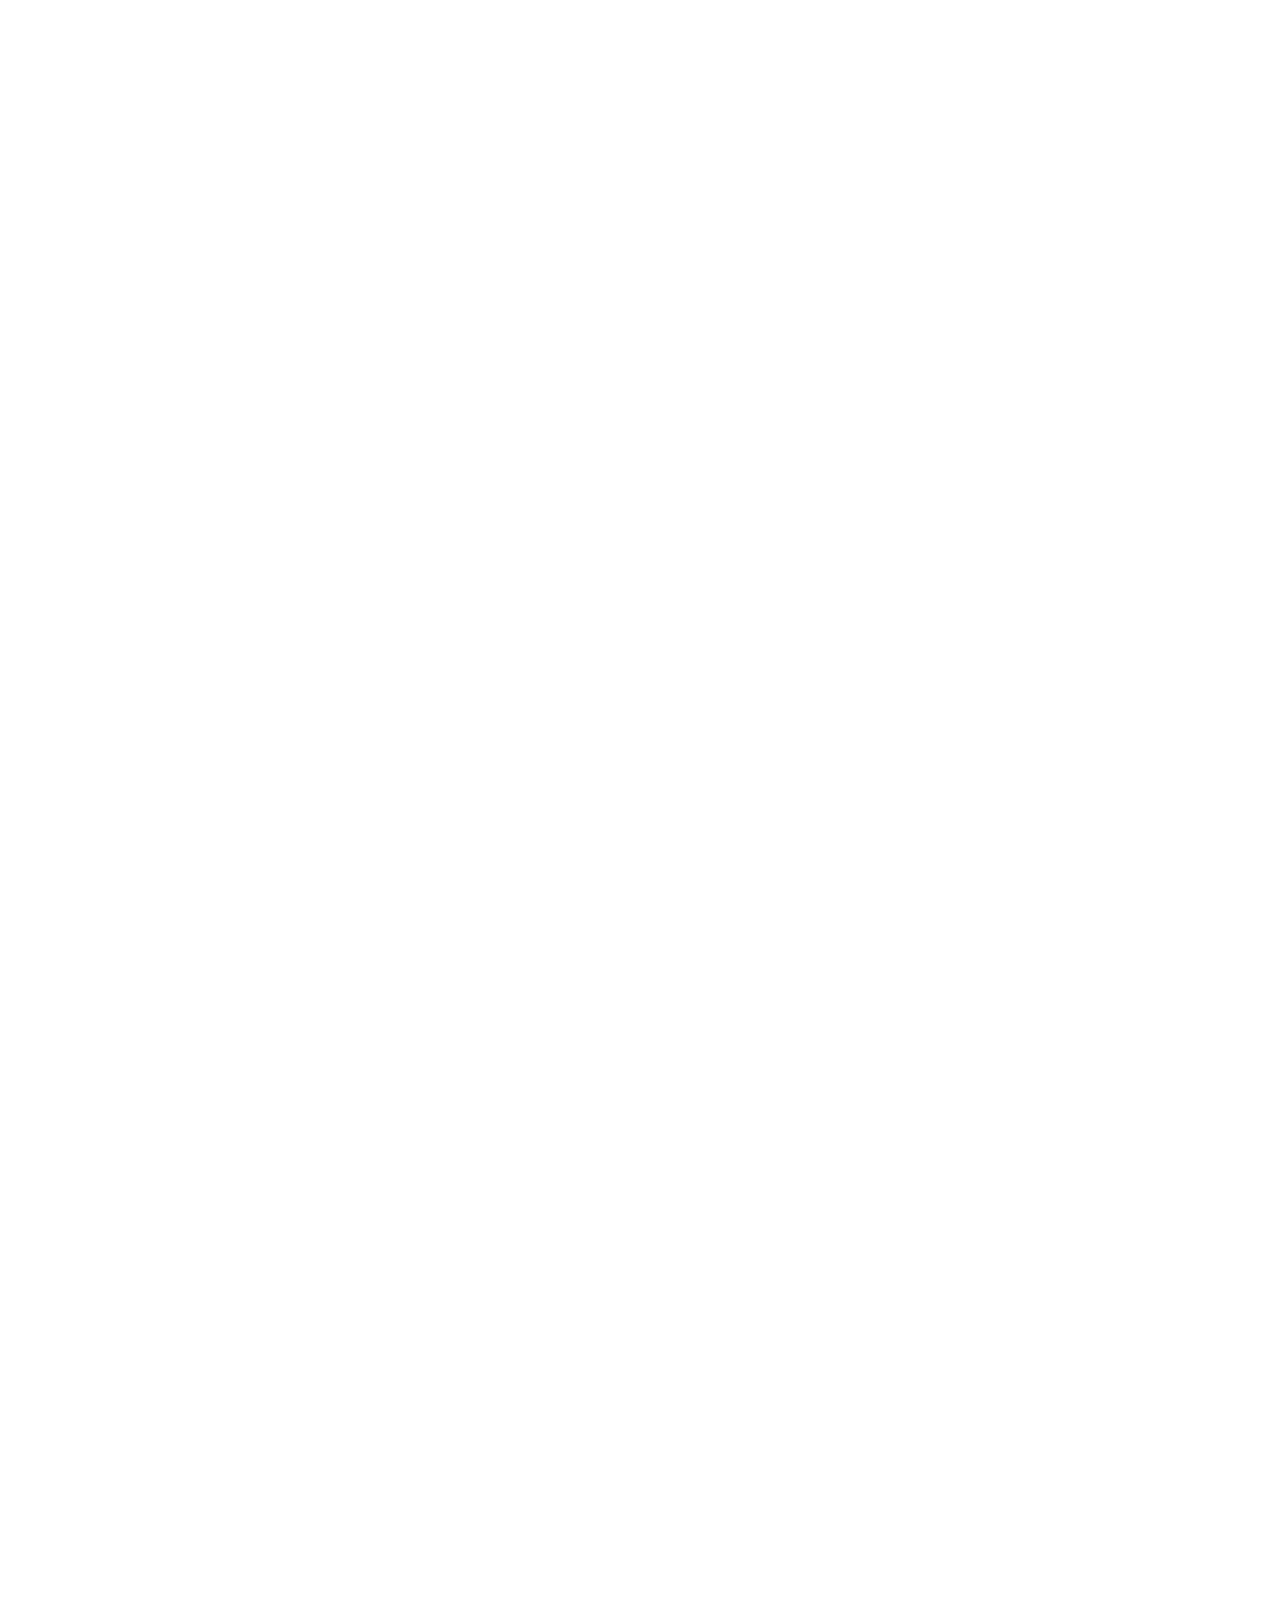
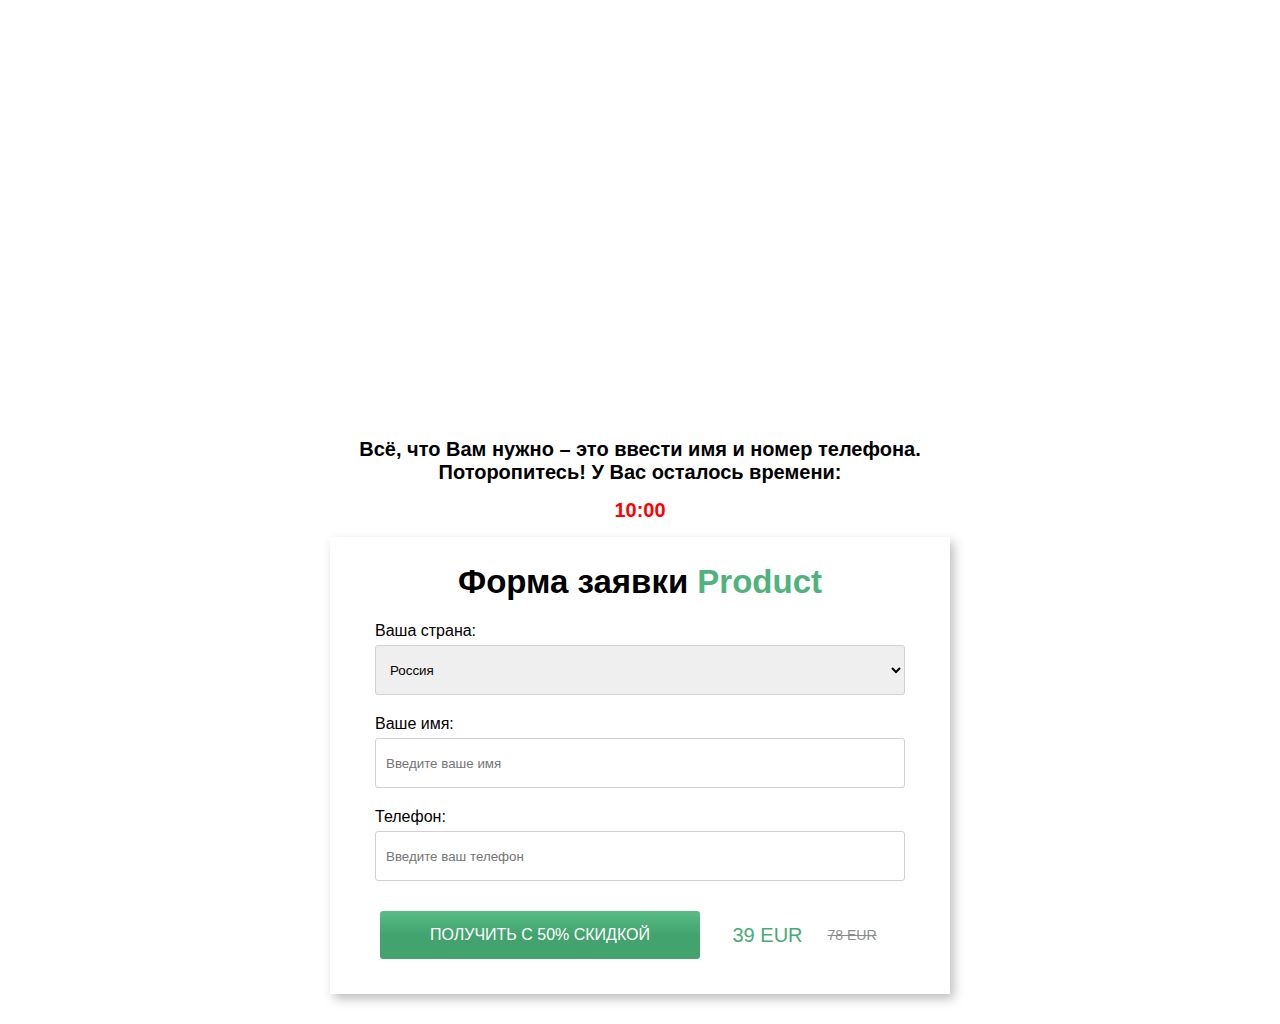
<file: form/index.html>
<!doctype html>
<html lang="en">
<head>
	<meta charset="UTF-8">
	<meta name="viewport" content="width=device-width, user-scalable=no, initial-scale=1.0, maximum-scale=1.0, minimum-scale=1.0">
	<meta http-equiv="X-UA-Compatible" content="ie=edge">
	<title>Document</title>
	<link rel="stylesheet" href="css/style.css">
	<style>
		body {
			padding-top: 2000px;
		}
	</style>
</head>
<body>
<form class="all-form">
	<div class="all-form__time">
		Всё, что Вам нужно – это ввести имя и номер телефона. <span>Поторопитесь! У Вас осталось времени:</span>
		<div class="all-form__count">
			<span class="all-form__min">10</span>:<span class="all-form__sec">00</span>
		</div>
	</div>
	<div class="all-form__body">
		<div class="all-form__title">Форма заявки <span>Product</span></div>
		<div class="all-form__box">
			<div class="all-form__label">
				<span>Ваша страна:</span>
				<select class="all-form__field all-form__select">
					<option selected value="">Россия</option>
					<option value=""></option>
					<option value=""></option>
				</select>
			</div>
			<div class="all-form__label">
				<span>Ваше имя:</span>
				<input class="all-form__field" type="text" placeholder="Введите ваше имя">
			</div>
			<div class="all-form__label">
				<span>Телефон:</span>
				<input class="all-form__field" type="text" placeholder="Введите ваш телефон">
			</div>
		</div>
		<div class="all-form__footer">
			<button class="all-form__btn">Получить с 50% скидкой</button>
			<div class="all-form__prices">
				<div class="all-form__price-new">39 EUR</div>
				<div class="all-form__price-old">78 EUR</div>
			</div>
		</div>
	</div>
</form>

<script src="js/form.js"></script>
</body>
</html>
</file>
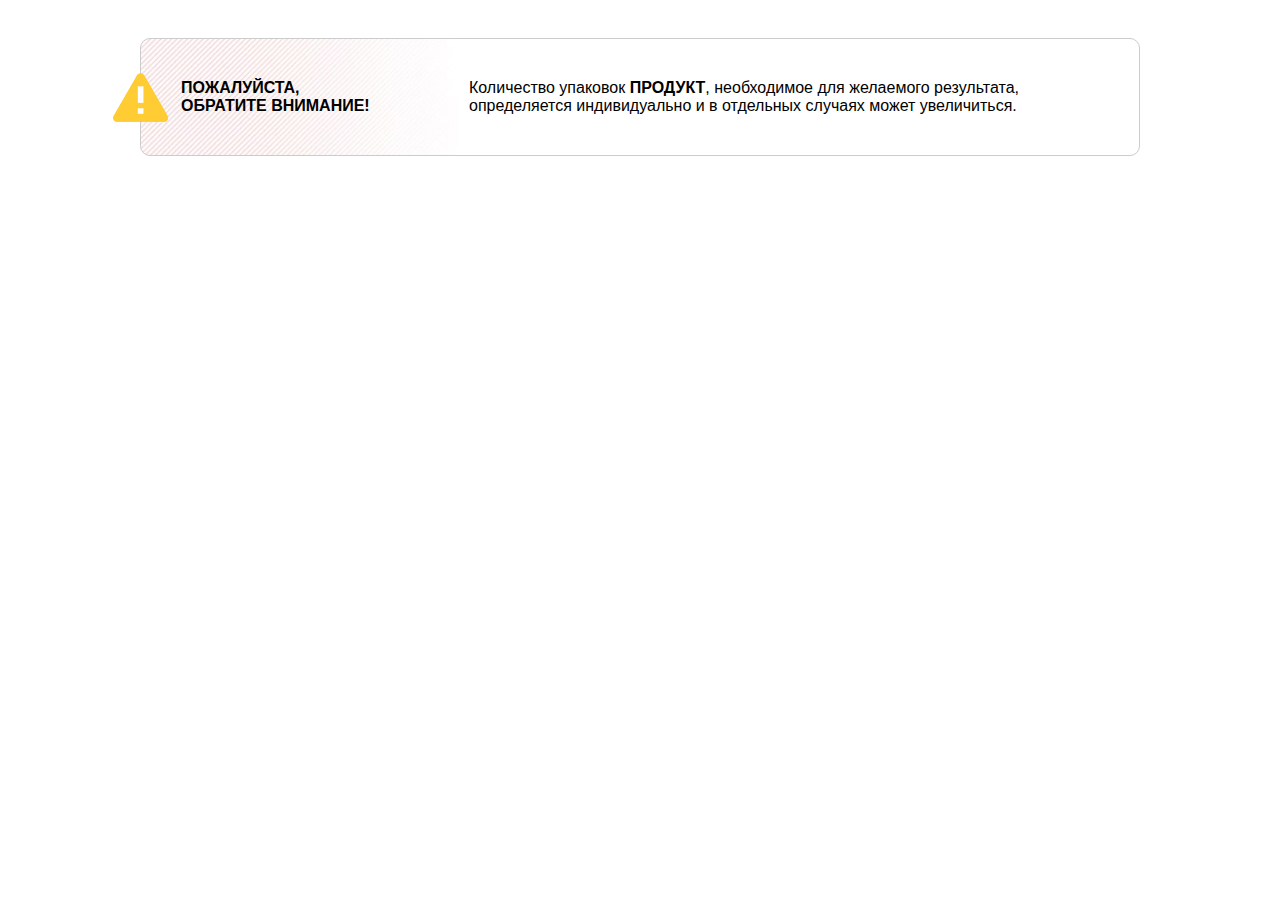
<file: komplektnost/index.html>
<!doctype html>
<html lang="en">
<head>
	<meta charset="UTF-8">
	<meta name="viewport" content="width=device-width, user-scalable=no, initial-scale=1.0, maximum-scale=1.0, minimum-scale=1.0">
	<meta http-equiv="X-UA-Compatible" content="ie=edge">
	<title>Document</title>
	<link rel="stylesheet" href="css/style.css">
</head>
<body>
<section class="alarm">
	<div class="alarm-wrap">
		<div class="alarm-left">
			<h3 class="alarm-title">ПОЖАЛУЙСТА,
				<br>
				ОБРАТИТЕ ВНИМАНИЕ!
			</h3>
		</div>
		<div class="alarm-right">
			<p class="alarm-text">Количество упаковок <b>ПРОДУКТ</b>, необходимое для желаемого результата,
				<span class="text-bold">определяется индивидуально и в отдельных случаях может увеличиться.</span></p>
		</div>
	</div>
</section>
</body>
</html>
</file>
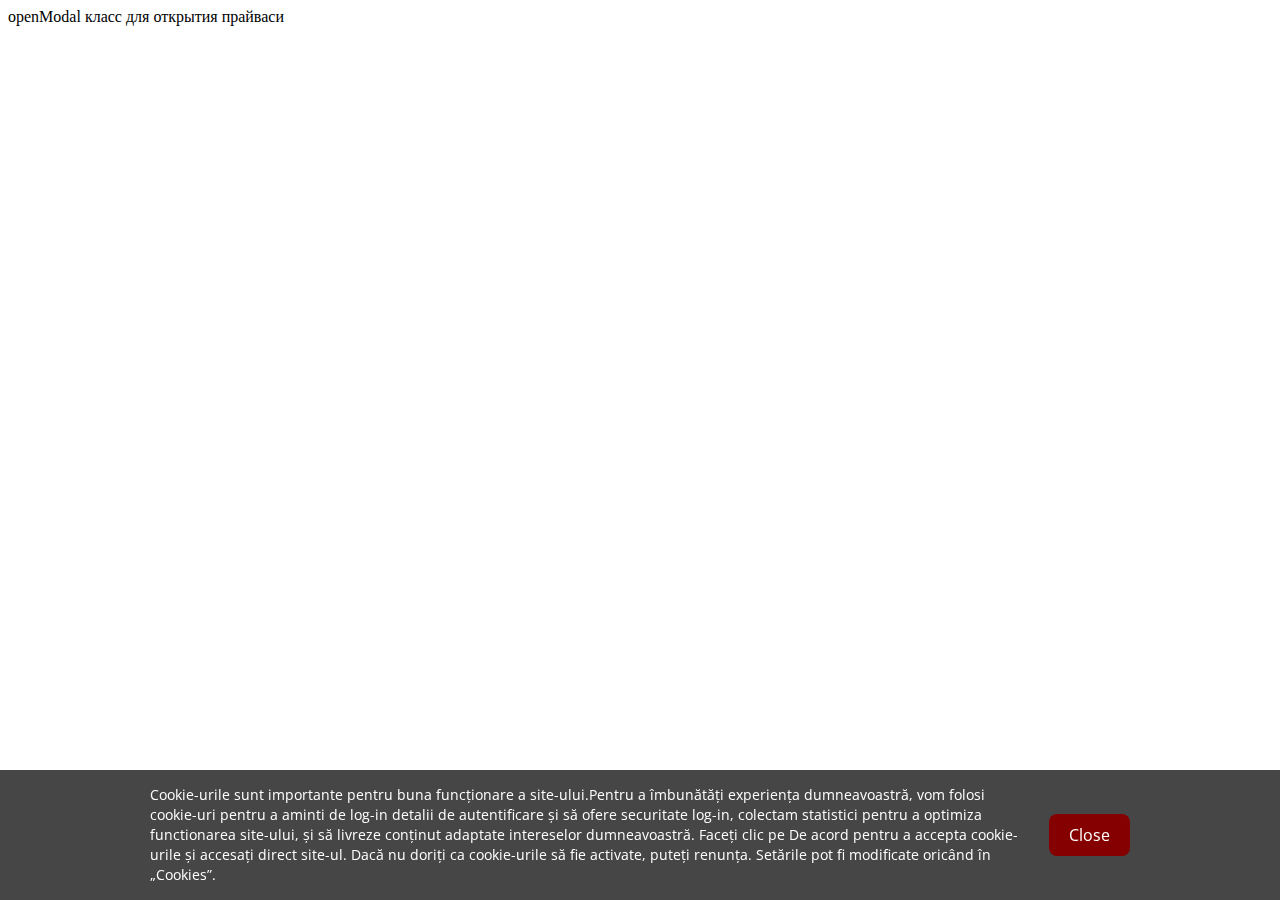
<file: privacy/index.html>
<!DOCTYPE html>
<html lang="en">
<head>
    <meta charset="UTF-8">
    <meta name="viewport" content="width=device-width, initial-scale=1.0">
    <meta http-equiv="X-UA-Compatible" content="ie=edge">
    <title>Document</title>
    <link rel="stylesheet" href="style.css">
</head>
<body>
    <div class="openModal">openModal класс для открытия прайваси</div>
    <div class="privacyAndCoockie">
        <div class="coockie" id="coockie">
            <div class="coockie__wrap">
                <div class="coockie__info">Cookie-urile sunt importante pentru buna funcționare a site-ului.Pentru a îmbunătăți experiența dumneavoastră, vom folosi cookie-uri pentru a aminti de log-in detalii de autentificare și să ofere securitate log-in, colectam statistici pentru a optimiza functionarea site-ului, și să livreze conținut adaptate intereselor dumneavoastră. Faceți clic pe De acord pentru a accepta cookie-urile și accesați direct site-ul. Dacă nu doriți ca cookie-urile să fie activate, puteți renunța. Setările pot fi modificate oricând în „Cookies”.</div>
                <div class="coockie__close" id="coockie__close">Сlose</div>
            </div>
        </div>
        <div class="modal" id="modal">
            <div class="privacy" id="privacy">
                <div class="privacy__content">
                    <div class="privacy__close" id="privacy__close">
                        <span></span>
                        <span></span>
                    </div>
                    <h1>PRIVACY POLICY</h1>
                    <p> The Privacy Policy was updated on June 22, 2020.</p>
                    <p>The privacy is important to MULTITUDE WEALTH LP so we have developed a Privacy Policy that covers how we collect, use, disclose, transfer, and store your personal information.</p>
                    <p>The data controller – MULTITUDE WEALTH LP, registered at</p>
                    <p>Unit 107003 5 Percy Street, Fitzrovia, London, United Kingdom, W1T 1DG</p>
                    <p>E-mail <a href="mailto:info@multitude-wealth.com">info@multitude-wealth.com</a></p>
                    <p>Telephone <a href="tel:+447882853450">+44 7882853450</a></p>
                    <h2>THE PURPOSE OF THE PRIVACY POLICY</h2>
                    <p>The purpose of this Privacy Policy (hereinafter referred as “Policy”) is to inform you as to what information may be collected by MULTITUDE WEALTH LP (hereinafter referred as “the Company”, “we”, “us”, “our”) from you, when you
                        visit our Website (hereinafter referred as “this Website” or “our Website”), how such information will be used by us, with whom such information may be shared, your choices regarding the collection, use, and distribution of such
                        information, your ability to edit, update, correct, or delete such information and the security procedures that we have implemented to protect your privacy.</p>
                    <p>We take all necessary efforts to ensure that our processing of your personal data corresponds the requirements of EU General Data Protection Regulation 2016/679 of the European Parliament and of the Council of 27 April 2016 and the
                        UK Data Protection Act of 2018.</p>
                    <p>By accepting our Privacy Policy, you are confirming that you have read and understand this policy; including how and why we use your information. If you do not want us to collect or process your personal information in the ways
                        described in this policy, please do not use our Website.</p>
                    <h2>THE PERSONAL INFORMATION, WHICH MAY BE COLLECTED</h2>
                    <p>Personal information is data that can be used to identify or contact a single person.</p>
                    <p>We may collect the following information: your name, phone number, e-mail address, delivery information.</p>
                    <p>If you do not want to disclose your personal data to us, please, do not submit it. This means that we will not be able to provide you the service you have requested.</p>
                    <h2>THE NON-PERSONAL INFORMATION, WHICH MAY BE COLLECTED</h2>
                    <p>We also collect data in a form that does not, on its own, permit direct association with any specific individual. The following are some examples of non-personal information that we collect: IP address, browser type, domain name,
                        the date and time of visits, the pages viewed, time spent at our Website etc. This information is collected and analyzed in order to improve the functioning and content of the Website. We may expand the list of personal data
                        requested from you by amending this Policy.</p>
                    <h2>USE OF INFORMATION (PERSONAL AND NON-PERSONAL)</h2>
                    <p>We use information provided by you for a variety of purposes:</p>
                    <p>fulfill your application/order on;</p>
                    <p>understand and meet your needs and preferences;</p>
                    <p>develop new and enhance existing service and product offerings;</p>
                    <p>monitoring and analyzing trends, statistics, usage and activities in connection with our Website;</p>
                    <p>marketing purposes (add you to our email subscription list, send you promotional materials, offers by means of email advertising, direct mail marketing, online banner advertising, etc.);</p>
                    <p>meet legal and regulatory requirements.</p>
                    <p>Non-personally identifiable information may be used to analyze trends and statistics, enhance the Website’s operation, and serve content and advertisements.</p>
                    <h2>PROCESSING</h2>
                    <p>We will process your personal data legally and fairly and not use it outside the purposes of which we have informed you. So far as we are able, we shall ensure that all of your personal data is accurate and up to date. Personal
                        data processing will be carried out the following life cycle (collection, systematization, accumulation, storage, update (update, modify, exploit, distribute), including transfer), depersonalization, blocking, destruction of
                        personal data. </p>
                    <h2>STORAGE OF PERSONAL DATA</h2>
                    <p>Data provided to us is stored in accordance with applicable laws of the jurisdiction of the data subject, at secure locations in EU. We take reasonable steps to ensure that the personal information we collect about you remains
                        accurate, timely, and secure.</p>
                    <p>We are going to store your personal data for 3 years.</p>
                    <h2>TRANSFER OF PERSONAL DATA</h2>
                    <p>We will only transmit your personal data to the party (hereinafter – “party”) who distributes the product that you ordered. The party share your information with the third parties who related to the execution of the order (i.e.
                        call-center, courier services).</p>
                    <p>Information collected by third parties, which may include such things as location data or contact details, is governed by their privacy practices. We encourage you to learn about the privacy practices of those third parties.</p>
                    <h2>DISCLOSURE OF PERSONAL DATA</h2>
                    <p>We may disclose information that we collect about you should we have reason to believe that:</p>
                    <p>it is necessary to identify, contact, or bring legal action against persons or entities who may be causing harm to you, us, or others;</p>
                    <p>it is necessary because of official inquiry of governmental authorities;</p>
                    <p>it is necessary securing compliance with law&#39;s provision or with requirements of judicial proceedings concerning us;</p>
                    <p>we may also disclose information when we believe the law requires it.</p>
                    <h2>RESPONSIBILITY</h2>
                    <p>All employees who collect maintain and/or use personal information are responsible for ensuring that the collection, use and disclosure of this information is carried out in accordance with this Policy and relevant procedures.</p>
                    <h2>ACCESS OR CORRECTIONS TO YOUR INFORMATION</h2>
                    <p>You are able to correct, update or change your personal data provided to us by sending us an e-mail (see “How to contact us”).</p>
                    <p>In addition, you may request us to delete your personal data from our database. Upon your e-mail request to terminate the processing of your personal data, we will terminate processing your personal data. Our contact information is
                        listed below. We will use commercially reasonable efforts to accommodate all such requests.</p>
                    <p>You may also opt out of receiving promotional communications from us at any time by following the instructions in those communications. If you opt out, we may still send you non-promotional communications, such as technical
                        notices, support or administrative notifications or information about changes to this Policy.</p>
                    <p>You also have other rights, which are provided to you by data protection law, including but not limited to: to request access and have free access to your personal data that have been provided to you and that have been subject to
                        processing; to be aware of the amendments made to the terms of this Policy in an efficient manner before the implementation of new amendments or, otherwise, of the new information processing policy; to have easy access to the text
                        of this Policy and its amendments and etc.</p>
                    <p>If you have any request, complaint or claim to us in relation to processing of your personal data by us, please, send it to our contact e-mail from your contact e-mail, which was indicated by you on our Website. Your e-mail should
                        contain:</p>
                    <p>your name and other personal data, which was provided by you to help us to identify you;</p>
                    <p>description of the facts that give rise to the request, claim or complaint and the purpose sought (update, correction or deletion, or fulfillment of duties).</p>
                    <p>We consider all requests from you within 14 days. Before answering the claim, we shall verify your identity and find your personal data in our database. If the claim or information provided is incomplete, we shall request
                        additional information for your identification, which shall be provided by you within 5 days of receipt of the claim to remedy the failures. If you fail to submit the required documentation or information within 5 days of the date
                        of the initial claim, you shall be deemed to have waived the claim. Once your request has been received with complete information, the 14 days’ term will start again. When it is not possible to answer your request within such
                        term, we shall inform you about the reasons for the delay and of the date when your request will be dealt with, which in no case may exceed 30 days following the expiration of the first term.</p>
                    <h2>COOKIES</h2>
                    <p>A cookie is a small piece of data sent from a Website and stored on your computer by your web browser while you are browsing. Cookies allow web applications to respond to you as an individual. The web application can tailor its
                        operations to your needs, likes and dislikes by gathering and remembering information about your preferences.</p>
                    <p>Our Website use cookies to distinguish you from other users of our Websites. This helps us to provide you with a good experience when you browse our Website, to track your online browsing habits on the Internet, allows us to target
                        advertising, which may be interesting to you us and allows us to improve our Website.</p>
                    <p>From cookies we can obtain your IP address, your geo, browser type, domain name, the date and time of visits, the pages viewed, time spent at our Website, etc.</p>
                    <p>Most web browsers are set to accept cookies as a default. You may wish to opt out by turning off cookies (please refer to the help menu on your browser).</p>
                    <h2>THIRD-PARTY LINKS</h2>
                    <p>The Website may contain links to web sites operated and maintained by third parties over which we have no control. Any information you provide to third party websites will be governed under the terms of each website&#39;s privacy
                        policy and we encourage you to investigate and ask questions before disclosing any information to the operators of third-party websites. We bear no responsibility or liability whatsoever for the content, actions, or policies of
                        third-party websites. The inclusion of third-party websites on our Website in no way constitutes an endorsement of such websites&#39; content, actions, or policies. Please, check third-party’s policies before you submit any
                        personal data to these websites.</p>
                    <h2>PROTECTION OF CHILDREN</h2>
                    <p>We understand the importance of taking extra precautions to protect the privacy and safety of children. The Website is a general audience website that is designed or targeted to people at least 18 years of age. We do not knowingly
                        collect, use, or disseminate any personal data from children under the age 18. If, however, we become aware that personal data regarding a child under the age of 18 has been collected on the Website we will make reasonable efforts
                        to delete it from our records immediately.</p>
                    <h2>MODIFICATIONS TO POLICY</h2>
                    <p>This Policy may be amended from time to time. We reserve the right to change this Privacy Policy at any time. Any changes to this Policy will be effective immediately upon posting the latest version on our Website. We will inform
                        you by e-mail about changes, which may be related to purposes of personal data processing, storage terms, personal data receipts and any other essential changes to this Policy. If you disagree with the changes in our Policy,
                        please do not use the Website after the posting of such changes online and withdraw your consent to the processing of personal data by us. By using the Website following the posting of changes to this Policy, you agree to all such
                        changes.</p>
                    <h2>HOW TO CONTACT US</h2>
                    <p>If you have any questions about this Policy, please contact us by</p>
                    <p>e-mail: <a href="mailto:info@multitude-wealth.com">info@multitude-wealth.com</a></p>
                    <p>telephone number: <a href="tel:+447882853450">+44 7882853450</a></p>
                    <p>This Privacy Policy is effective on June 22, 2020.</p>
                </div>
            </div>
        </div>
    </div>


    <script>
    /*
        1. вешаем на любой элемент class="openModal" и по клику на этот элемент будут открываться privacy
        2. запускаем функцию privacyAndCoockie('modal', 'privacy', 'privacy__close', 'openModal', 'coockie', 'coockie__close')
        пояснительная бригада
        modal          - это у нас обертка с прайвасями
        privacy        - это у нас сами прайваси
        privacy__close - это у нас крестик который закрывает прайваси
        openModal      - это у нас элемент который открывает прайваси
        coockie        - это у нас блок с куками
        coockie__close - это у нас элемент который закрывает куки
    */

        privacyAndCoockie('modal', 'privacy', 'privacy__close', 'openModal', 'coockie', 'coockie__close');

        function privacyAndCoockie (modal, privacy, privacy__close, openModal, coockie, coockie__close) {
            modal          = document.getElementById(modal);
            privacy        = document.getElementById(privacy);
            coockie__close = document.getElementById(coockie__close);
            privacy__close = document.getElementById(privacy__close);
            coockie        = document.getElementById(coockie);
            openModal      = document.getElementsByClassName(openModal);
            body           = document.getElementsByTagName('body');

            for (var i = 0; i < openModal.length; i++) {
                openModal[i].onclick = function() {
                    modal.style.display = 'block';
                    body[0].style.overflow = 'hidden';
                };
            };

            privacy__close.onclick = function() {
                modalHide();
            };

            modal.onclick = function(e) {
                if (!privacy.contains(e.target)) {
                    modalHide();
                };
            };

            coockie__close.onclick = function() {
                coockie.style.display = 'none';
            };

            function modalHide() {
                modal.style.display = 'none';
                body[0].style.overflow = 'visible';
            };
        }
    </script>

</body>
</html>
</file>
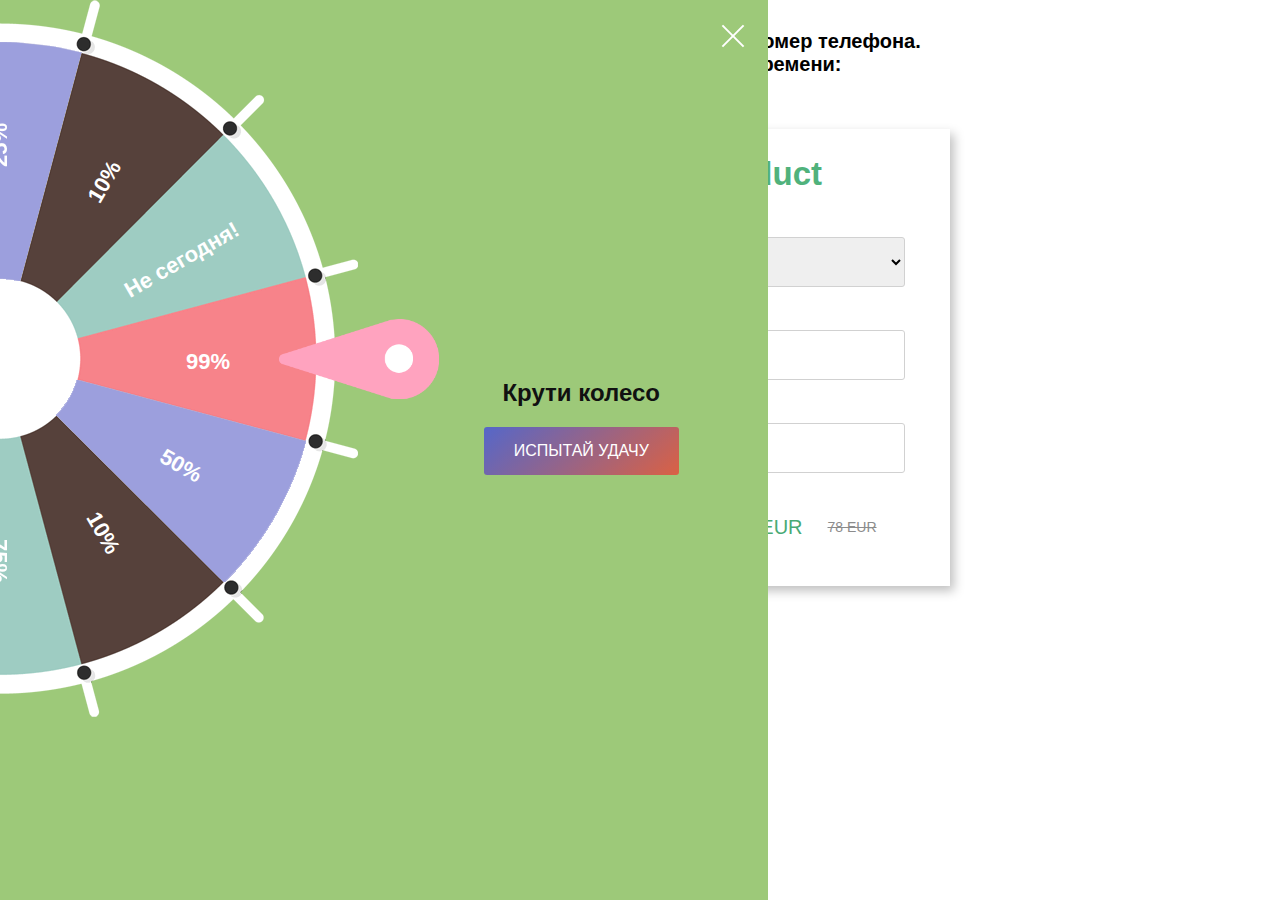
<file: ryle/index.html>
<!DOCTYPE html>
<html lang="en">

<head>
  <meta charset="UTF-8">
  <meta name="viewport" content="width=device-width, initial-scale=1.0">
  <meta http-equiv="X-UA-Compatible" content="ie=edge">
  <title>Рулетка</title>
  <link rel="stylesheet" href="style.css">
</head>

<body>
<form class="all-form">
  <div class="all-form__time">
    Всё, что Вам нужно – это ввести имя и номер телефона. <span>Поторопитесь! У Вас осталось времени:</span>
    <div class="all-form__count">
      <span class="all-form__min">10</span>:<span class="all-form__sec">00</span>
    </div>
  </div>
  <div class="all-form__body">
    <div class="all-form__title">Форма заявки <span>Product</span></div>
    <div class="all-form__box">
      <div class="all-form__label">
        <span>Ваша страна:</span>
        <select class="all-form__field all-form__select">
          <option selected value="">Россия</option>
          <option value=""></option>
          <option value=""></option>
        </select>
      </div>
      <div class="all-form__label">
        <span>Ваше имя:</span>
        <input class="all-form__field" type="text" placeholder="Введите ваше имя">
      </div>
      <div class="all-form__label">
        <span>Телефон:</span>
        <input class="all-form__field" type="text" placeholder="Введите ваш телефон">
      </div>
    </div>
    <div class="all-form__footer">
      <button class="all-form__btn">Получить с 50% скидкой</button>
      <div class="all-form__prices">
        <div class="all-form__price-new">39 EUR</div>
        <div class="all-form__price-old">78 EUR</div>
      </div>
    </div>
  </div>
</form>

<div class="ryle">
  <div class="ryle__close"><span></span><span></span></div>
  <div class="ryle__box">
    <div class="ryle__media">
      <div class="ryle__item">10%</div>
      <div class="ryle__item">Не сегодня!</div>
      <div class="ryle__item">99%</div>
      <div class="ryle__item">50%</div>
      <div class="ryle__item">10%</div>
      <div class="ryle__item">75%</div>
      <div class="ryle__item">0%</div>
      <div class="ryle__item">50%</div>
      <div class="ryle__item">75%</div>
      <div class="ryle__item">50%</div>
      <div class="ryle__item">0%</div>
      <div class="ryle__item">25%</div>
    </div>
    <div class="ryle__arrow"></div>
  </div>
  <div class="ryle__info">
    <div class="ryle__title">Крути колесо</div>
    <div class="ryle__look">Испытай удачу</div>
    <div class="ryle__discount">
      Ура! Скидка на товар 50%!
    </div>
  </div>
</div>
<script src="jquery.js"></script>
<script src="ryle.js"></script>
</body>

</html>
</file>
<file: form/css/style.css>
.all-form {
	font-family: sans-serif;
	width: 100%;
	max-width: 620px;
	color: #000;
	font-size: 16px;
	margin-right: auto;
	margin-left: auto;
	margin-top: 30px;
	margin-bottom: 30px;
}

.all-form__time {
	text-align: center;
	font-size: 20px;
	font-weight: 700;
}

.all-form__time>span {
	display: block;
}

.all-form__count {
	color: red;
	margin-top: 15px;
}

.all-form__body {
	padding: 25px 45px;
	margin-top: 15px;
	background-color: #fff;
	-webkit-box-shadow: 4px 5px 10px 0px rgba(0, 0, 0, 0.25);
	box-shadow: 4px 5px 10px 0px rgba(0, 0, 0, 0.25);
}

.all-form__title {
	font-size: 33px;
	font-weight: 700;
	text-align: center;
	margin-bottom: 20px;
	line-height: 40px;
}

.all-form__title span {
	color: #50b27c;
}

.all-form__label>span {
	display: block;
	margin-bottom: 5px;
}

.all-form__label+.all-form__label {
	margin-top: 20px;
}

.all-form__field {
	display: block;
	width: 100%;
	height: 50px;
	border: 1px solid #d1d1d1;
	border-radius: 3px;
	padding: 10px;
	-webkit-box-sizing: border-box;
	box-sizing: border-box;
}

.all-form__footer {
	display: -webkit-box;
	display: -ms-flexbox;
	display: flex;
	flex-wrap: wrap;
	-ms-align-items: center;
	-webkit-box-align: center;
	-ms-flex-align: center;
	align-items: center;
	justify-content: center;
	margin-top: 20px;
}

.all-form__btn {
	width: 100%;
	max-width: 320px;
	flex: 1 0 100%;
	padding: 15px 40px;
	border-radius: 3px;
	text-align: center;
	color: #fff;
	text-transform: uppercase;
	margin: 10px 20px 10px 0;
	background-color: #53b57f;
	background: rgb(90, 188, 134);
	background: -o-linear-gradient(top, rgba(90, 188, 134, 1) 0%, rgba(66, 163, 110, 1) 50%);
	background: -webkit-gradient(linear, left top, left bottom, from(rgba(90, 188, 134, 1)), color-stop(50%, rgba(66, 163, 110, 1)));
	background: linear-gradient(180deg, rgba(90, 188, 134, 1) 0%, rgba(66, 163, 110, 1) 50%);
	-webkit-transition: .3s;
	-o-transition: .3s;
	transition: .3s;
	cursor: pointer;
	border: 0;
	font-size: 16px;
}

.all-form__btn:hover {
	text-indent: 10px;
	padding-right: 30px;
	-webkit-box-shadow: inset 10px 0px 20px 0px rgba(0, 0, 0, .4);
	box-shadow: inset 10px 0px 20px 0px rgba(0, 0, 0, .4);
}

.all-form__prices {
	max-width: 180px;
	flex: 1 0 100%;
	display: flex;
	align-items: center;
	justify-content: center;
}

.all-form__price-new {
	margin-right: 15px;
	color: #49aa75;
	font-size: 20px;
	max-width: 80px;
	flex: 1 0 100%;
}

.all-form__price-old {
	font-size: 14px;
	color: #8c8c8c;
	text-decoration: line-through;
	max-width: 60px;
	flex: 1 0 100%;
}

@media (max-width: 576px) {
	.all-form__footer {
		-ms-flex-wrap: wrap;
		flex-wrap: wrap;
		-webkit-box-pack: center;
		-ms-flex-pack: center;
		justify-content: center;
	}

	.all-form__btn {
		margin-right: 0;
		font-size: 15px;
	}

	.all-form__body {
		padding: 25px;
	}
}
</file>
<file: komplektnost/css/style.css>
.alarm {
		font-family: 'Arial', sans-serif;
		width: 100%;
		max-width: 1920px;
		margin: 0 auto;
		padding: 30px;
		box-sizing: border-box;
}

.alarm-wrap {
		max-width: 1000px;
		display: flex;
		flex-wrap: wrap;
		justify-content: space-between;
		align-items: center;
		background: url('../img/alarm-bg.jpg') no-repeat 10% 50%/cover;
		position: relative;
		margin: 0 auto;
		padding: 30px 40px;
		border-radius: 10px;
		border: 1px solid #ccc;
		box-sizing: border-box;
}

.alarm-wrap:before {
		content: '';
		display: block;
		background: url('../img/alarm-before.png') no-repeat center;
		width: 55px;
		height: 49px;
		position: absolute;
		top: 0;
		bottom: 0;
		left: -28px;
		margin: auto;
}

.alarm-left {
		max-width: 210px;
		flex: 1 0 100%;
		margin: 10px 10px 10px 0;
}

.alarm-title {
		font-size: 16px;
		font-weight: 700;
		color: #000;
		margin: 0;
		text-transform: uppercase;
}

.alarm-right {
		font-weight: 400;
		max-width: 630px;
		flex: 1 0 100%;
		margin: 10px 0;
}

.alarm-text {
		margin: 0;
		color: #000;
		font-size: 16px;
}

@media screen and (max-width: 576px) {
		.alarm {
				padding: 30px 10px 30px 40px;
		}
}
</file>
<file: privacy/style.css>
@import url('https://fonts.googleapis.com/css2?family=Open+Sans:wght@400;700&display=swap');

.privacyAndCoockie #privacy.privacy,
.privacyAndCoockie #coockie.coockie,
.privacyAndCoockie #privacy.privacy *,
.privacyAndCoockie #coockie.coockie {
    padding: 0;
    margin: 0;
    background-repeat: no-repeat;
    font-family: 'Open Sans', sans-serif;
    box-sizing: border-box;
}

.privacyAndCoockie #coockie.coockie {
    position: fixed;
    right: 0;
    bottom: 0;
    left: 0;
    z-index: 90;
    background-color: rgba(50, 50, 50, 0.9);
    padding: 15px;
}

.privacyAndCoockie #coockie .coockie__wrap {
    display: flex;
    justify-content: space-between;
    align-items: center;
    width: 100%;
    max-width: 980px;
    margin-right: auto;
    margin-left: auto;
}

.privacyAndCoockie #coockie .coockie__info {
    margin-right: 20px;
    color: #fff;
    font-size: 14px;
    line-height: 20px;
}

.privacyAndCoockie #coockie .coockie__close {
    cursor: pointer;
    padding: 10px 20px;
    border-radius: .5rem;
    background-color: #850000;
    white-space: nowrap;
    color: #fff;
    transition: .3s;
}

.privacyAndCoockie #coockie .coockie__close:hover {
    background-color: red;
}

#modal.modal {
    position: fixed;
    top: 0;
    right: 0;
    bottom: 0;
    left: 0;
    z-index: 100;
    display: none;
    justify-content: center;
    align-items: center;
    width: 100vw;
    height: 100vh;
    background-color: rgba(0, 0, 0, 0.4);
}

.privacyAndCoockie #privacy.privacy {
    position: absolute;
    top: 50%;
    left: 50%;
    transform: translate(-50%, -50%);
    width: 100%;
    max-width: 768px;
    background-color: #fff;
    overflow: hidden;
    padding-bottom: 15px;
    padding-top: 15px;
    text-align: left;
}

.privacyAndCoockie #privacy .privacy__content {
    height: 80vh;
    overflow-y: auto;
    padding: 0 15px 15px 15px;
}

.privacyAndCoockie #privacy .privacy__content h1 {
    margin-right: 35px;
    font-size: 36px;
    color: #454545;
    margin-bottom: 10px;
    line-height: 35px;
    font-weight: 700;
    letter-spacing: 0;
}

.privacyAndCoockie #privacy .privacy__content h2 {
    font-size: 22px;
    color: #727272;
    margin-bottom: 10px;
    line-height: 22px;
    font-weight: 700;
    letter-spacing: 0;
}

.privacyAndCoockie #privacy .privacy__content p {
    font-size: 16px;
    color: #454545;
    margin-bottom: 5px;
    line-height: 20px;
    font-weight: 400;
    letter-spacing: 0;
}

.privacyAndCoockie #privacy .privacy__content a {
    font-size: 16px;
    color: #1017ec;
    margin-bottom: 5px;
    line-height: 20px;
    font-weight: 400;
    text-decoration: underline;
    letter-spacing: 0;
}

.privacyAndCoockie #privacy .privacy__content p + h2 {
    margin-top: 20px;
}

.privacyAndCoockie #privacy .privacy__close {
    position: absolute;
    top: 15px;
    right: 30px;
    width: 30px;
    height: 30px;
    padding: 5px;
    margin-left: auto;
    background-color: #efefef;
    cursor: pointer;
    transition: .3s;
    -webkit-box-sizing: border-box;
    box-sizing: border-box;
}

.privacyAndCoockie #privacy .privacy__close span {
    position: absolute;
    left: 5px;
    top: 50%;
    width: calc(100% - 10px);
    height: 2px;
    background-color: #fff;
    transition: .3s transform;
    margin-top: -1px;
    box-shadow: 0 0 2px #757575;
}

.privacyAndCoockie #privacy .privacy__close:hover {
    background-color: #dadada;
}

.privacyAndCoockie #privacy .privacy__close:hover span:first-child {
    transform: rotate(135deg);
}

.privacyAndCoockie #privacy .privacy__close:hover span:last-child {
    transform: rotate(220deg);
}

.privacyAndCoockie #privacy .privacy__close span:first-child {
    transform: rotate(45deg);
}

.privacyAndCoockie #privacy .privacy__close span:last-child {
    transform: rotate(135deg);
}

@media(max-width: 768px) {
    .privacyAndCoockie #privacy .privacy__close {
        right: 15px;
    }

    .privacyAndCoockie #coockie .coockie__wrap {
        flex-direction: column;
        align-items: flex-start;
    }

    .privacyAndCoockie #coockie .coockie__info {
        margin-right: 0;
        line-height: 18px;
    }

    .privacyAndCoockie #coockie .coockie__close {
        margin-top: 15px;
    }
}
</file>
<file: ryle/style.css>
.ryle {
    position: fixed;
    top: 0;
    bottom: 0;
    left: 0;
    z-index: 100;
    display: -webkit-box;
    display: -ms-flexbox;
    display: flex;
    width: 830px;
    height: 100vh;
    background-color: #9dc979;
    -webkit-transform: translateX(-100%);
    -ms-transform: translateX(-100%);
    transform: translateX(-100%);
    font-family: sans-serif;
    -webkit-transition: .6s ease-in;
    -o-transition: .6s ease-in;
    transition: .6s ease-in
}

.ryle_active {
    -webkit-transform: translateX(0);
    -ms-transform: translateX(0);
    transform: translateX(0)
}

.ryle__close {
    position: absolute;
    top: 20px;
    right: 20px;
    width: 30px;
    height: 30px;
    cursor: pointer;
    -webkit-transition: .3s;
    -o-transition: .3s;
    transition: .3s
}

.ryle__close:hover {
    -webkit-transform: rotate(90deg);
    -ms-transform: rotate(90deg);
    transform: rotate(90deg)
}

.ryle__close:hover span {
    background-color: #000
}

.ryle__close span {
    position: absolute;
    top: 50%;
    left: 0;
    width: 100%;
    height: 2px;
    background-color: #fff
}

.ryle__close span:first-child {
    -webkit-transform: rotate(45deg);
    -ms-transform: rotate(45deg);
    transform: rotate(45deg)
}

.ryle__close span:last-child {
    -webkit-transform: rotate(-45deg);
    -ms-transform: rotate(-45deg);
    transform: rotate(-45deg)
}

.ryle__box {
    position: relative;
    margin-left: -359px;
    width: 718px;
    height: 718px
}

.ryle__media {
    width: 100%;
    height: 100%;
    position: relative;
    background-image: url("img/bg.png");
    background-repeat: no-repeat;
    -webkit-transition: 5s -webkit-transform;
    transition: 5s -webkit-transform;
    -o-transition: 5s transform;
    transition: 5s transform;
    transition: 5s transform, 5s -webkit-transform
}

.ryle__media_active {
    -webkit-transform: rotate(1290deg) scale(1);
    -ms-transform: rotate(1290deg) scale(1);
    transform: rotate(1290deg) scale(1)
}

.ryle__item {
    position: absolute;
    top: 50%;
    left: 50%;
    padding-left: 40px;
    width: 100%;
    max-width: 300px;
    color: #fff;
    font-weight: 700;
    max-width: 176px;
    text-align: center;
    font-size: 22px
}

.ryle__item:nth-of-type(1) {
    -webkit-transform: rotate(-60deg) translate(143px, -98px);
    -ms-transform: rotate(-60deg) translate(143px, -98px);
    transform: rotate(-60deg) translate(143px, -98px)
}

.ryle__item:nth-of-type(2) {
    -webkit-transform: rotate(-30deg) translate(100px, -60px);
    -ms-transform: rotate(-30deg) translate(100px, -60px);
    transform: rotate(-30deg) translate(100px, -60px)
}

.ryle__item:nth-of-type(3) {
    -webkit-transform: rotate(0deg) translate(80px, -10px);
    -ms-transform: rotate(0deg) translate(80px, -10px);
    transform: rotate(0deg) translate(80px, -10px)
}

.ryle__item:nth-of-type(4) {
    -webkit-transform: rotate(30deg) translate(90px, 45px);
    -ms-transform: rotate(30deg) translate(90px, 45px);
    transform: rotate(30deg) translate(90px, 45px)
}

.ryle__item:nth-of-type(5) {
    -webkit-transform: rotate(60deg) translate(117px, 85px);
    -ms-transform: rotate(60deg) translate(117px, 85px);
    transform: rotate(60deg) translate(117px, 85px)
}

.ryle__item:nth-of-type(6) {
    -webkit-transform: rotate(90deg) translate(169px, 109px);
    -ms-transform: rotate(90deg) translate(169px, 109px);
    transform: rotate(90deg) translate(169px, 109px)
}

.ryle__item:nth-of-type(7) {
    -webkit-transform: rotate(120deg) translate(234px, 100px);
    -ms-transform: rotate(120deg) translate(234px, 100px);
    transform: rotate(120deg) translate(234px, 100px)
}

.ryle__item:nth-of-type(8) {
    -webkit-transform: rotate(150deg) translate(277px, 63px);
    -ms-transform: rotate(150deg) translate(277px, 63px);
    transform: rotate(150deg) translate(277px, 63px)
}

.ryle__item:nth-of-type(9) {
    -webkit-transform: rotate(180deg) translate(297px, 20px);
    -ms-transform: rotate(180deg) translate(297px, 20px);
    transform: rotate(180deg) translate(297px, 20px)
}

.ryle__item:nth-of-type(10) {
    -webkit-transform: rotate(210deg) translate(287px, -47px);
    -ms-transform: rotate(210deg) translate(287px, -47px);
    transform: rotate(210deg) translate(287px, -47px)
}

.ryle__item:nth-of-type(11) {
    -webkit-transform: rotate(240deg) translate(259px, -85px);
    -ms-transform: rotate(240deg) translate(259px, -85px);
    transform: rotate(240deg) translate(259px, -85px)
}

.ryle__item:nth-of-type(12) {
    -webkit-transform: rotate(270deg) translate(207px, -108px);
    -ms-transform: rotate(270deg) translate(207px, -108px);
    transform: rotate(270deg) translate(207px, -108px)
}

.ryle__arrow {
    position: absolute;
    top: 50%;
    margin-top: -40px;
    right: -80px;
    width: 160px;
    height: 80px;
    background-image: url("img/arrow.png");
    background-repeat: no-repeat;
    background-size: cover
}

.ryle__info {
    margin: auto 50px auto auto;
    text-align: center;
    max-width: 275px;
}

.ryle__title {
    margin-bottom: 20px;
    font-weight: 700;
    font-size: 24px;
    text-align: center;
    color: #111
}

.ryle__look {
    display: inline-block;
    padding: 15px 30px;
    background-color: #111;
    color: #fff;
    text-align: center;
    border-radius: 3px;
    cursor: pointer;
    -webkit-transition: .3s;
    -o-transition: .3s;
    transition: .3s;
    text-transform: uppercase;
    background: -o-linear-gradient(313deg, #5567c9, #da6144);background: linear-gradient(137deg, #5567c9, #da6144);
}

.ryle__look:hover {
    background-color: #272727;
    text-indent: 10px;
    padding-right: 20px;
}

.ryle__discount {
    visibility: hidden;
    opacity: 0;
    margin-top: 20px;
    font-size: 22px;
    color: #fff;
    -webkit-transition: .3s;
    -o-transition: .3s;
    transition: .3s;
}

.ryle__discount_active {
    visibility: visible;
    opacity: 1;
}

@media (max-width: 1280px) {
    .ryle {
        width: 768px
    }
}

@media (max-width: 768px) {
    .ryle {
        width: 100vw;
        -webkit-box-orient: vertical;
        -webkit-box-direction: normal;
        -ms-flex-direction: column;
        flex-direction: column;
        overflow-y: auto
    }

    .ryle__box {
        margin-left: -239px;
        min-width: 460px;
        min-height: 460px;
        width: 460px;
        height: 460px
    }

    .ryle__media {
        background-size: cover
    }

    .ryle__info {
        margin-right: 15px
    }

    .ryle__arrow {
        right: -62px;
        width: 100px;
        height: 50px
    }

    .ryle__item {
        font-weight: 400;
        font-size: 11px;
        padding-left: 15px;
        max-width: 129px
    }

    .ryle__item:nth-of-type(1) {
        -webkit-transform: rotate(-60deg) translate(93px, -67px);
        -ms-transform: rotate(-60deg) translate(93px, -67px);
        transform: rotate(-60deg) translate(93px, -67px)
    }

    .ryle__item:nth-of-type(2) {
        -webkit-transform: rotate(-30deg) translate(65px, -43px);
        -ms-transform: rotate(-30deg) translate(65px, -43px);
        transform: rotate(-30deg) translate(65px, -43px)
    }

    .ryle__item:nth-of-type(3) {
        -webkit-transform: rotate(0deg) translate(52px, -13px);
        -ms-transform: rotate(0deg) translate(52px, -13px);
        transform: rotate(0deg) translate(52px, -13px)
    }

    .ryle__item:nth-of-type(4) {
        -webkit-transform: rotate(30deg) translate(59px, 31px);
        -ms-transform: rotate(30deg) translate(59px, 31px);
        transform: rotate(30deg) translate(59px, 31px)
    }

    .ryle__item:nth-of-type(5) {
        -webkit-transform: rotate(60deg) translate(77px, 57px);
        -ms-transform: rotate(60deg) translate(77px, 57px);
        transform: rotate(60deg) translate(77px, 57px)
    }

    .ryle__item:nth-of-type(6) {
        -webkit-transform: rotate(90deg) translate(110px, 73px);
        -ms-transform: rotate(90deg) translate(110px, 73px);
        transform: rotate(90deg) translate(110px, 73px)
    }

    .ryle__item:nth-of-type(7) {
        -webkit-transform: rotate(120deg) translate(154px, 67px);
        -ms-transform: rotate(120deg) translate(154px, 67px);
        transform: rotate(120deg) translate(154px, 67px)
    }

    .ryle__item:nth-of-type(8) {
        -webkit-transform: rotate(150deg) translate(182px, 41px);
        -ms-transform: rotate(150deg) translate(182px, 41px);
        transform: rotate(150deg) translate(182px, 41px)
    }

    .ryle__item:nth-of-type(9) {
        -webkit-transform: rotate(180deg) translate(195px, 14px);
        -ms-transform: rotate(180deg) translate(195px, 14px);
        transform: rotate(180deg) translate(195px, 14px)
    }

    .ryle__item:nth-of-type(10) {
        -webkit-transform: rotate(210deg) translate(189px, -30px);
        -ms-transform: rotate(210deg) translate(189px, -30px);
        transform: rotate(210deg) translate(189px, -30px)
    }

    .ryle__item:nth-of-type(11) {
        -webkit-transform: rotate(240deg) translate(171px, -56px);
        -ms-transform: rotate(240deg) translate(171px, -56px);
        transform: rotate(240deg) translate(171px, -56px)
    }

    .ryle__item:nth-of-type(12) {
        -webkit-transform: rotate(270deg) translate(137px, -73px);
        -ms-transform: rotate(270deg) translate(137px, -73px);
        transform: rotate(270deg) translate(137px, -73px)
    }
}

@media (max-width: 480px) {
    .ryle__box {
        margin-left: -270px;
        margin-top: -120px
    }

    .ryle__title {
        font-size: 18px;
        margin-bottom: 10px
    }
}

.all-form {
    font-family: sans-serif;
    width: 100%;
    max-width: 620px;
    color: #000;
    font-size: 16px;
    margin-right: auto;
    margin-left: auto;
    margin-top: 30px;
    margin-bottom: 30px;
}

.all-form__time {
    text-align: center;
    font-size: 20px;
    font-weight: 700;
}

.all-form__time > span {
    display: block;
}

.all-form__count {
    color: red;
    margin-top: 15px;
}

.all-form__body {
    padding: 25px 45px;
    margin-top: 15px;
    background-color: #fff;
    -webkit-box-shadow: 4px 5px 10px 0px rgba(0, 0, 0, 0.25);
    box-shadow: 4px 5px 10px 0px rgba(0, 0, 0, 0.25);
}

.all-form__title {
    font-size: 33px;
    font-weight: 700;
    text-align: center;
    margin-bottom: 20px;
    line-height: 40px;
}

.all-form__title span {
    color: #50b27c;
}

.all-form__label > span {
    display: block;
    margin-bottom: 5px;
}

.all-form__label + .all-form__label {
    margin-top: 20px;
}

.all-form__field {
    display: block;
    width: 100%;
    height: 50px;
    border: 1px solid #d1d1d1;
    border-radius: 3px;
    padding: 10px;
    -webkit-box-sizing: border-box;
    box-sizing: border-box;
}

.all-form__footer {
    display: -webkit-box;
    display: -ms-flexbox;
    display: flex;
    flex-wrap: wrap;
    -ms-align-items: center;
    -webkit-box-align: center;
    -ms-flex-align: center;
    align-items: center;
    justify-content: center;
    margin-top: 20px;
}

.all-form__btn {
    width: 100%;
    max-width: 320px;
    flex: 1 0 100%;
    padding: 15px 40px;
    border-radius: 3px;
    text-align: center;
    color: #fff;
    text-transform: uppercase;
    margin: 10px 20px 10px 0;
    background-color: #53b57f;
    background: rgb(90,188,134);
    background: -o-linear-gradient(top, rgba(90,188,134,1) 0%, rgba(66,163,110,1) 50%);
    background: -webkit-gradient(linear, left top, left bottom, from(rgba(90,188,134,1)), color-stop(50%, rgba(66,163,110,1)));
    background: linear-gradient(180deg, rgba(90,188,134,1) 0%, rgba(66,163,110,1) 50%);
    -webkit-transition: .3s;
    -o-transition: .3s;
    transition: .3s;
    cursor: pointer;
    border: 0;
    font-size: 16px;
}

.all-form__btn:hover {
    text-indent: 10px;
    padding-right: 30px;
    -webkit-box-shadow: inset 10px 0px 20px 0px rgba(0, 0, 0, .4);
    box-shadow: inset 10px 0px 20px 0px rgba(0, 0, 0, .4);
}

.all-form__prices {
    max-width: 180px;
    flex: 1 0 100%;
    display: flex;
    align-items: center;
    justify-content: center;
}

.all-form__price-new {
    margin-right: 15px;
    color: #49aa75;
    font-size: 20px;
    max-width: 80px;
    flex: 1 0 100%;
}

.all-form__price-old {
    font-size: 14px;
    color: #8c8c8c;
    text-decoration: line-through;
    max-width: 60px;
    flex: 1 0 100%;
}

@media (max-width: 576px) {
    .all-form__footer {
        -ms-flex-wrap: wrap;
        flex-wrap: wrap;
        -webkit-box-pack: center;
        -ms-flex-pack: center;
        justify-content: center;
    }

    .all-form__btn {
        margin-right: 0;
        font-size: 15px;
    }

    .all-form__body {
        padding: 25px;
    }
}
</file>
